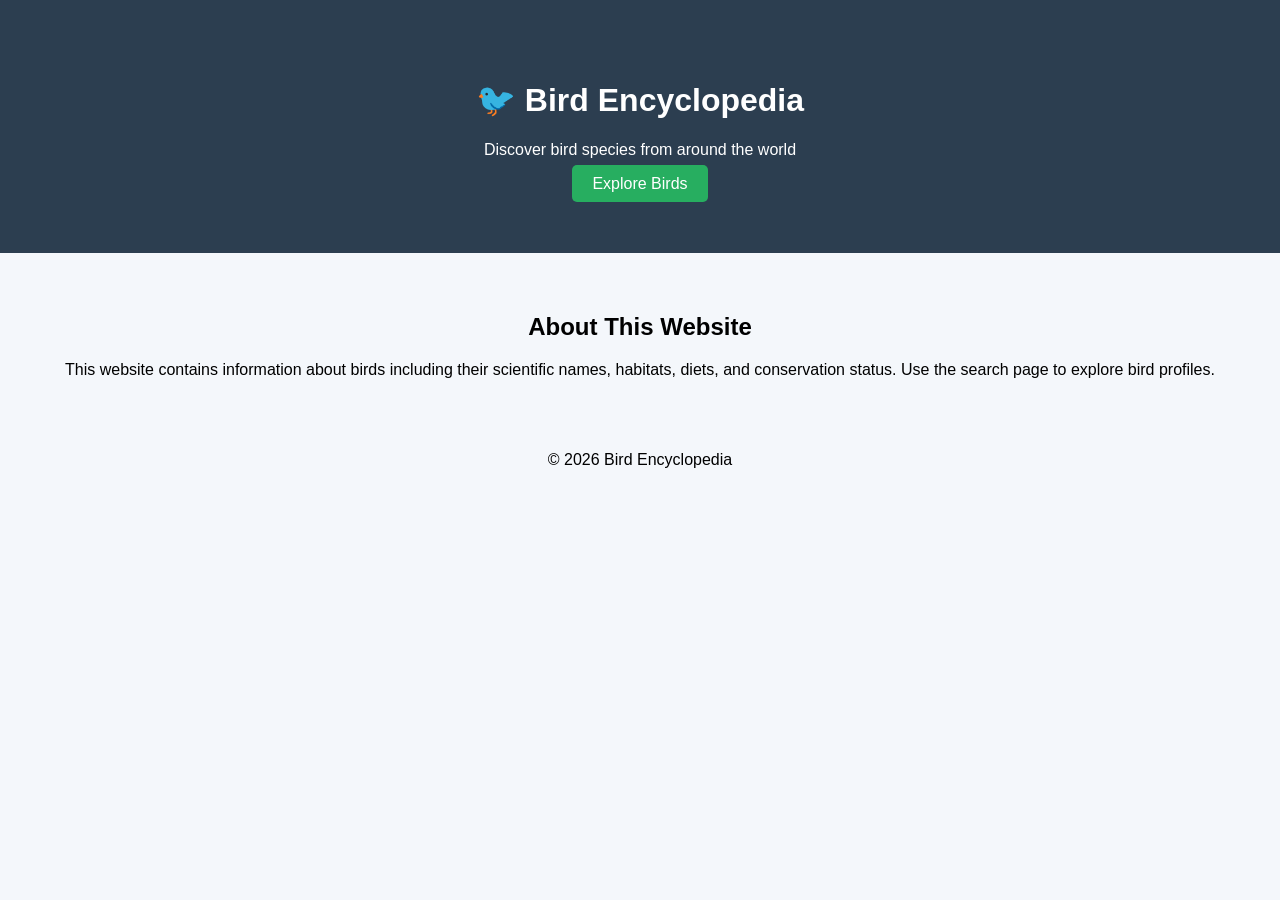
<file: index.html>
<!DOCTYPE html>
<html>
<head>
<title>Bird Encyclopedia</title>
<link rel="stylesheet" href="style.css">
</head>

<body>

<header>
<h1>🐦 Bird Encyclopedia</h1>
<p>Discover bird species from around the world</p>
<a href="birds.html" class="btn">Explore Birds</a>
</header>

<section class="info">

<h2>About This Website</h2>

<p>
This website contains information about birds including their
scientific names, habitats, diets, and conservation status.
Use the search page to explore bird profiles.
</p>

</section>

<footer>
<p>© 2026 Bird Encyclopedia</p>
</footer>

</body>
</html>
</file>
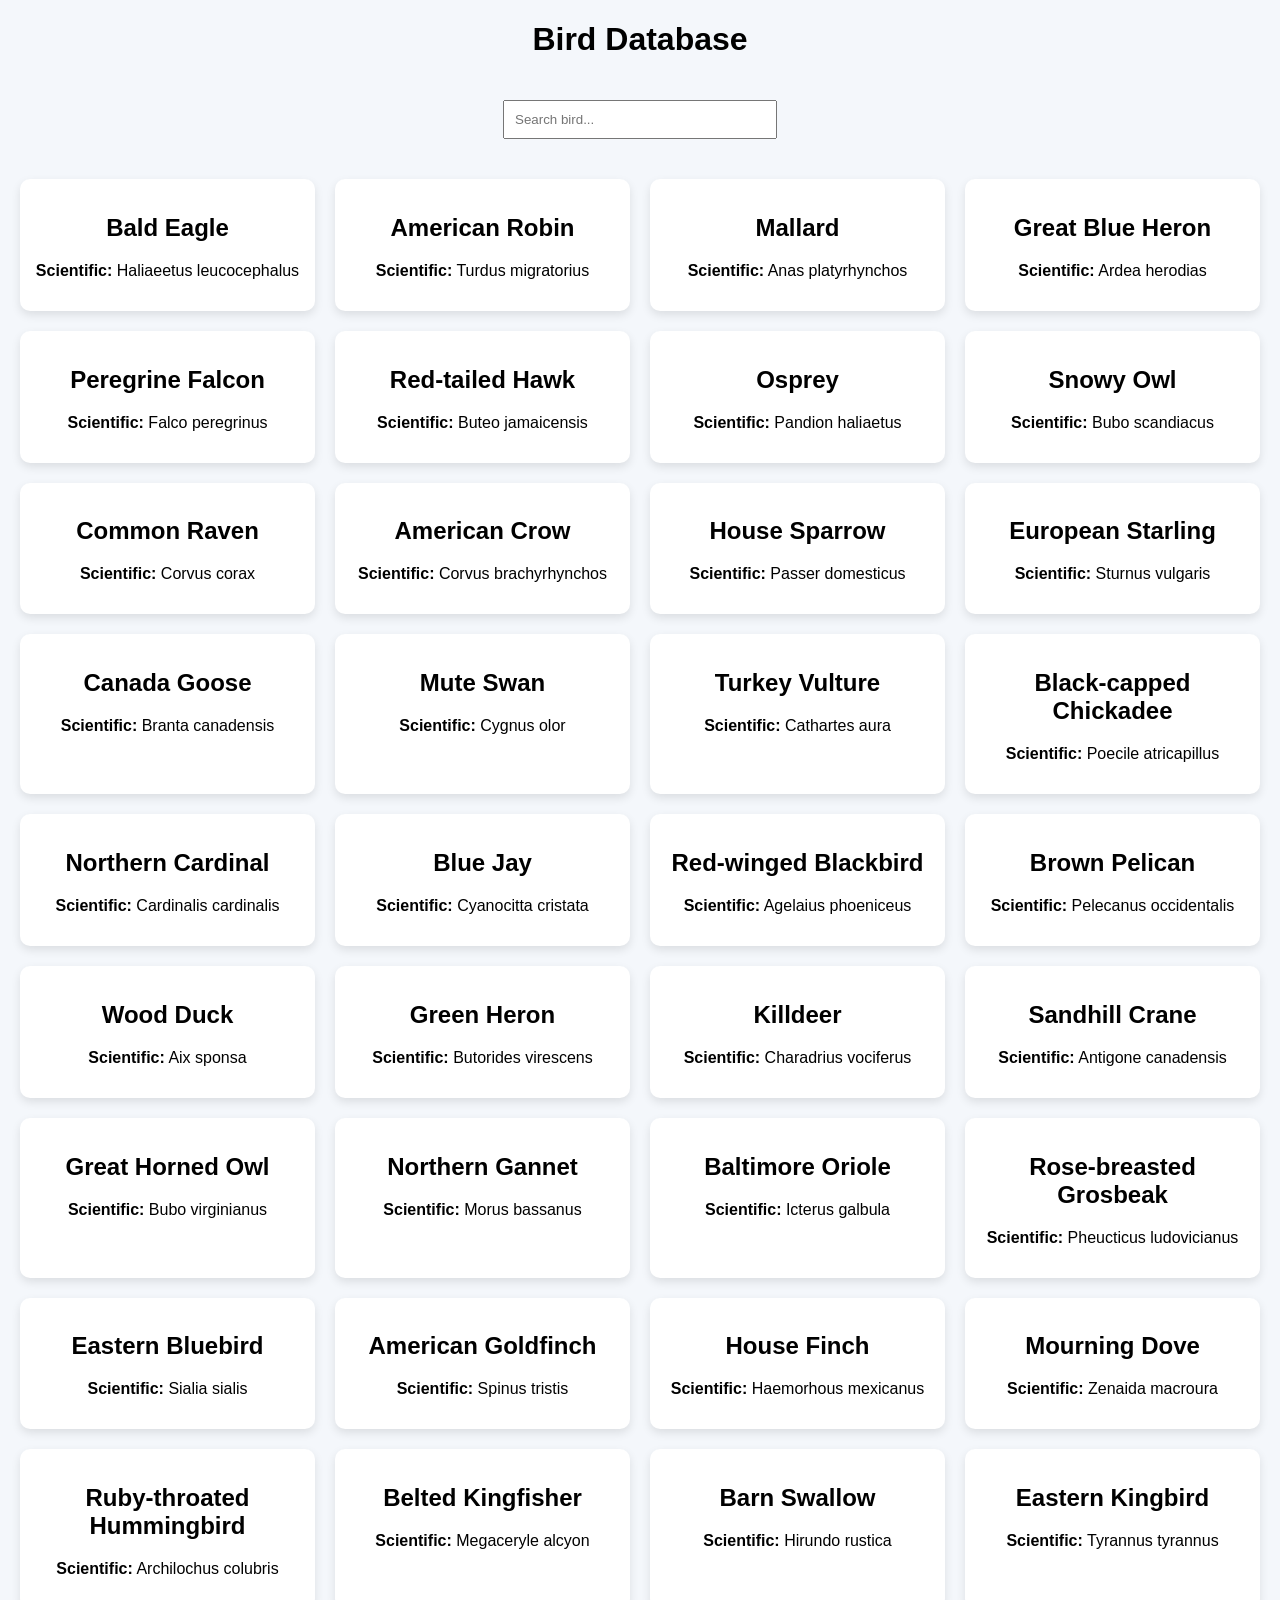
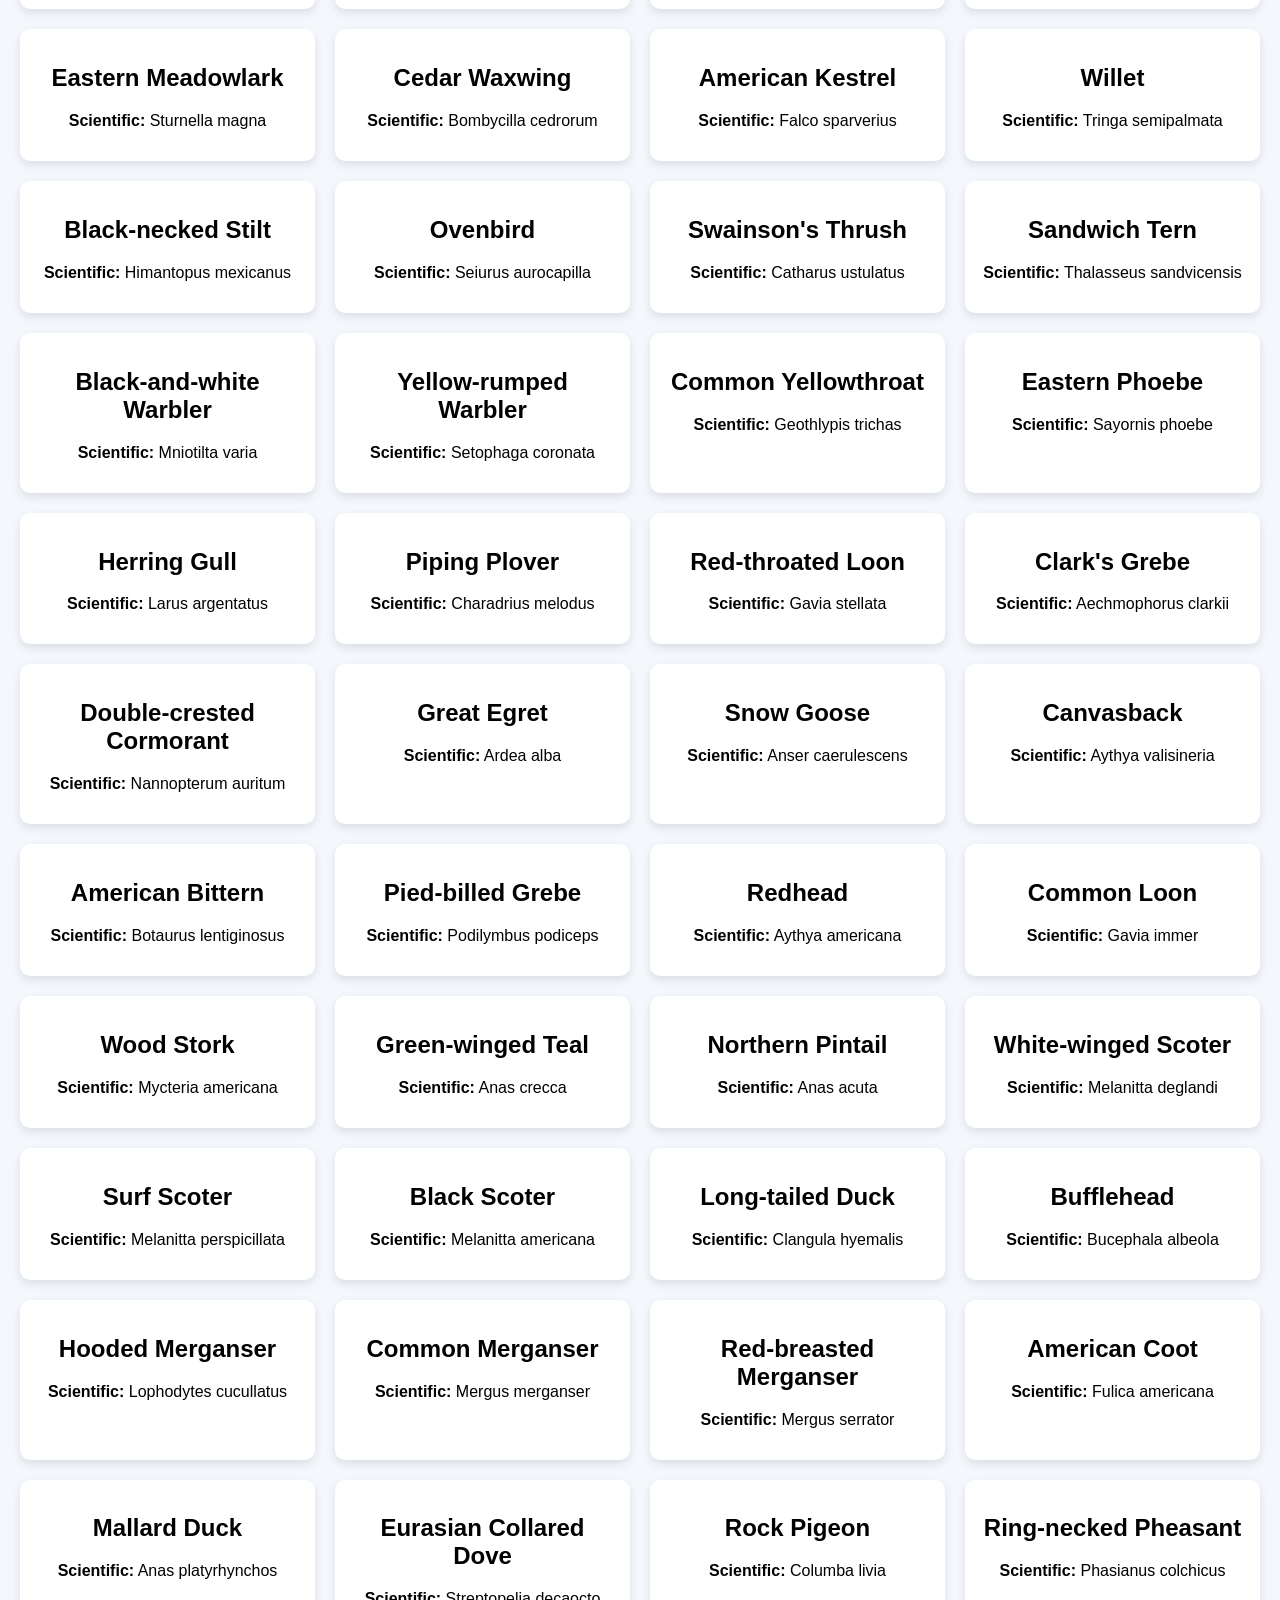
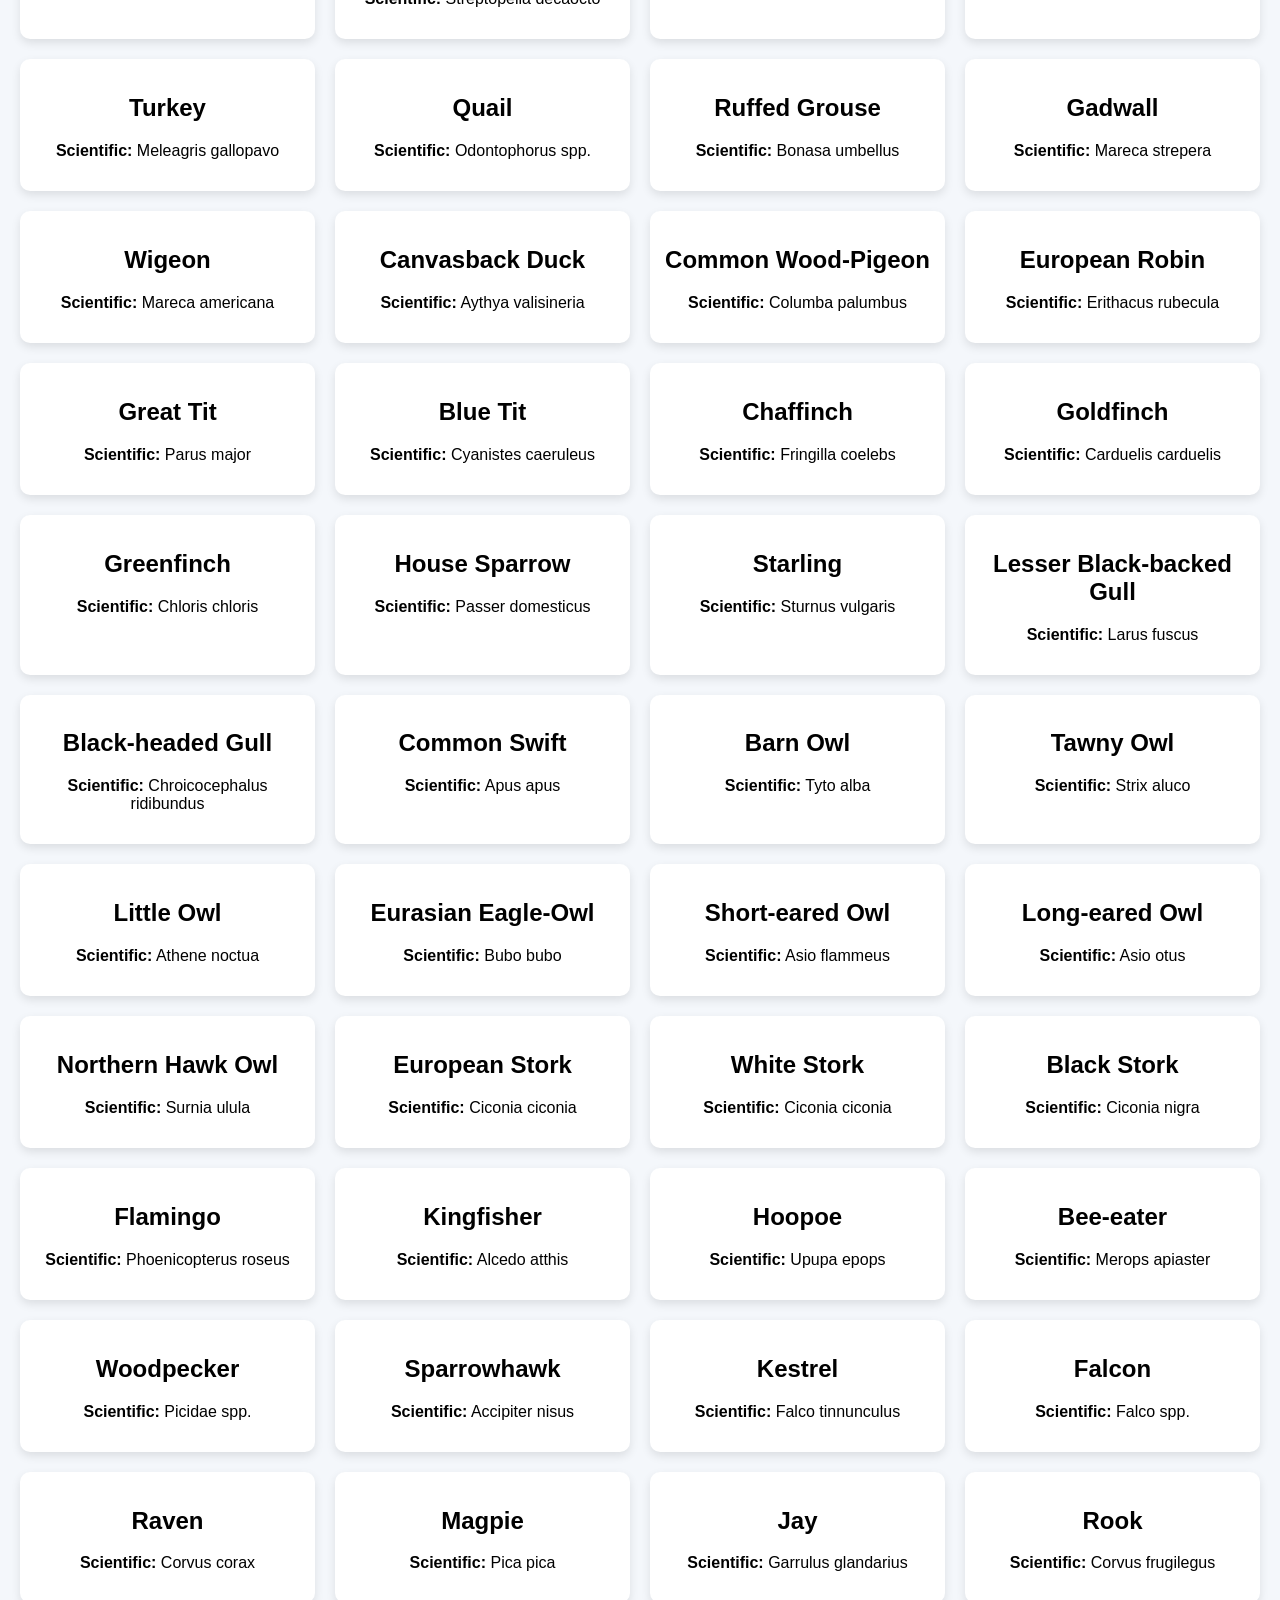
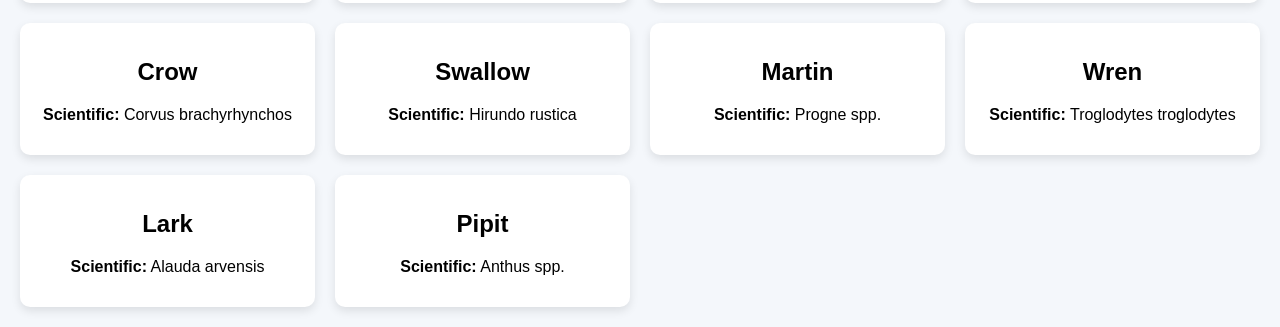
<file: birds.html>
<!DOCTYPE html>
<html>
<head>
<title>Bird List</title>
<link rel="stylesheet" href="style.css">
</head>

<body>

<h1>Bird Database</h1>

<input type="text" id="searchInput" placeholder="Search bird..." onkeyup="searchBird()">

<div id="birdContainer"></div>

<script src="script.js"></script>

</body>
</html>
</file>
<file: style.css>
body{
font-family:Arial;
margin:0;
background:#f4f7fb;
text-align:center;
}

header{
background:#2c3e50;
color:white;
padding:60px;
}

.btn{
background:#27ae60;
color:white;
padding:10px 20px;
text-decoration:none;
border-radius:5px;
}

.info{
padding:40px;
}

#searchInput{
padding:10px;
width:250px;
margin:20px;
}

#birdContainer{
display:grid;
grid-template-columns:repeat(auto-fit,minmax(250px,1fr));
gap:20px;
padding:20px;
}

.card{
background:white;
padding:15px;
border-radius:10px;
box-shadow:0 4px 10px rgba(0,0,0,0.1);
}

.card img{
width:100%;
border-radius:10px;
}
</file>
